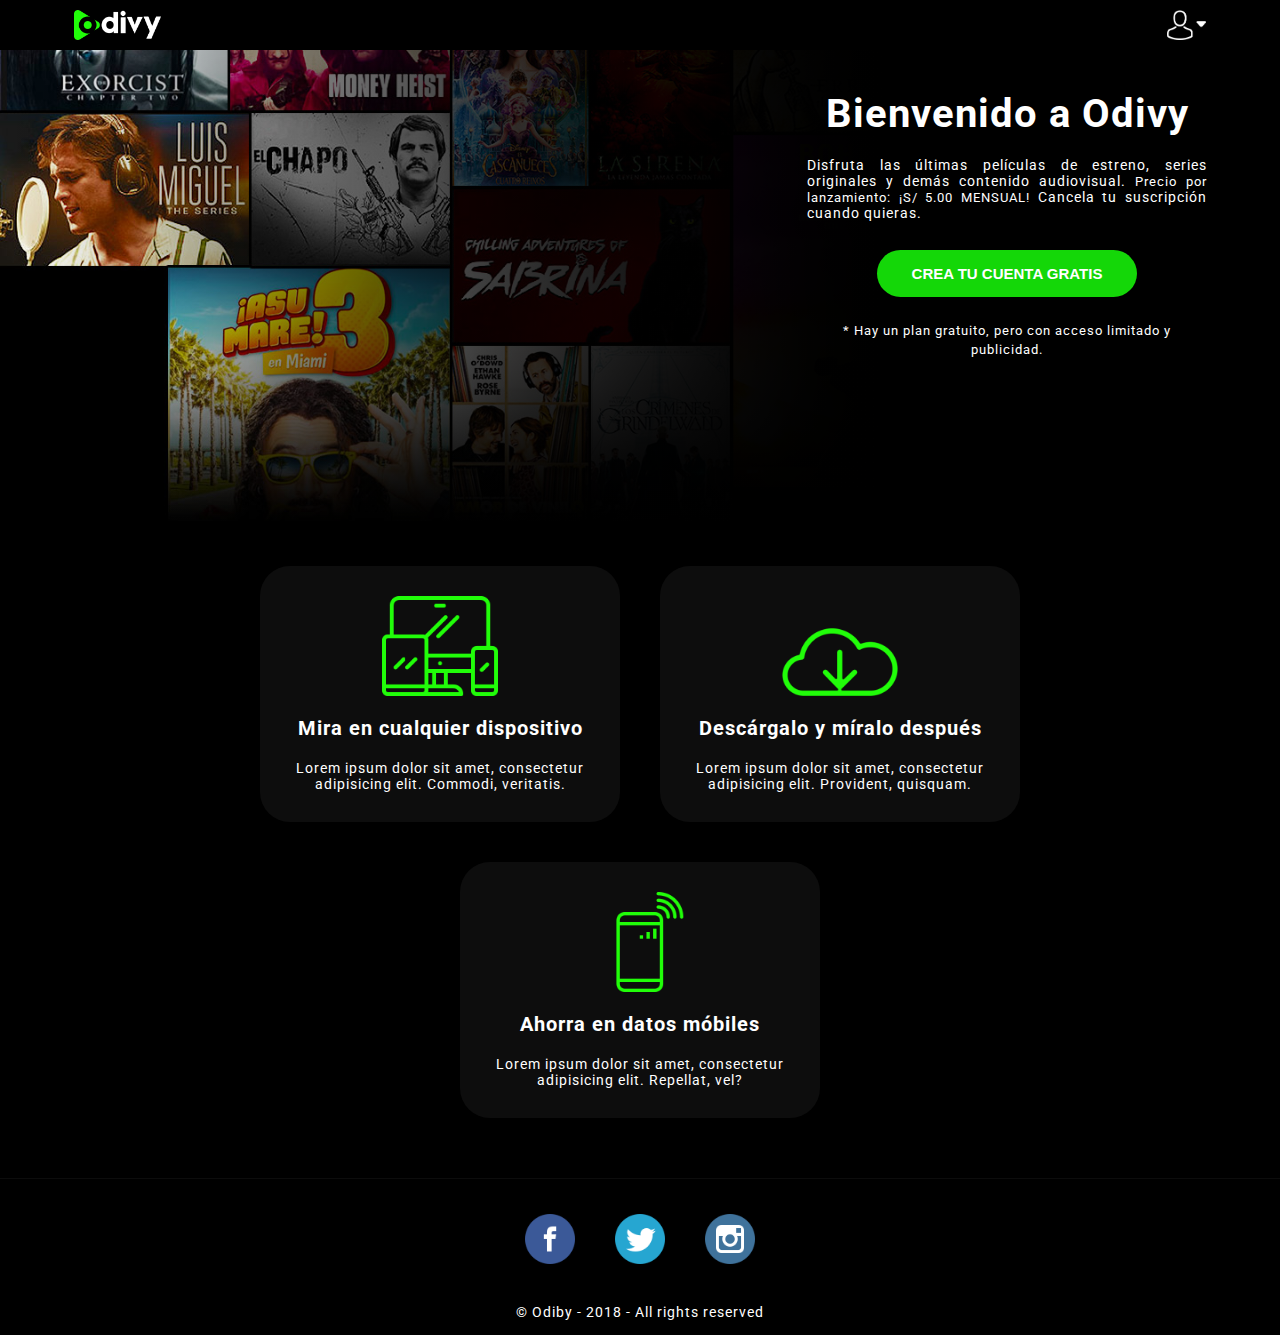
<file: index.html>
<!DOCTYPE html>
<html>
<head>
    <title>Odivy -- Play everything</title>
    <meta name="viewport" content="width=device-width, user-scalable=no, initial-scale=1.0, maximum-scale=1.0, minimum-scale=1.0">
    <meta charset="UTF-8">
    <meta name="description" content="">
    <meta name="keywords" content="">
    <link rel="stylesheet" href="estilos/estilos.css">
</head>
<body>
<header class="header">
 <div class="container">
  <img class="logo" src="imgs/odivy_logo.png" alt="">
  <img class="icon-menu" id="icon-menu" src="imgs/menu_logo.png" alt="">
  <nav class="nav" id="nav">
   <ul class="menu">
   <li class="menu-container"><a class="menu-link" href="">Iniciar sesión</a></li>
    <li class="menu-container"><a class="menu-link" href="crear-cuenta/index.html">Crear cuenta</a></li>
    <li class="menu-container"><a class="menu-link" href="">¿Qué es Odivy?</a></li>
   </ul>
  </nav>
</div>
</header>

<div class="banner">
 <img src="imgs/Title_Center_M.jpg" alt="" class="banner-img">
 <img src="imgs/Title_Full.jpg" alt="" class="banner-img-responsive">
 <div class="background-color"></div>
 <div class="banner-container">
  <div class="banner-subcontainer">
   <div class="banner-element">
  <h2 class="banner-title">Bienvenido a Odivy</h2>
  <p class="banner-text">Disfruta las últimas películas de estreno, series originales y demás contenido audiovisual. <span>Precio por lanzamiento: ¡S/ 5.00 MENSUAL! </span>Cancela tu suscripción cuando quieras. </p>
  
  <button class="btn-banner">CREA TU CUENTA GRATIS</button>
  <br /><br /> <span>* Hay un plan gratuito, pero con acceso limitado y publicidad.</span>
  </div>
  </div>
 </div>
</div>

<main class="main">
 <div class="container">
  <section class="section">
   <article class="article">
    <img src="imgs/art1-devices.png" alt="" class="img-art">
    <h2 class="title-art">Mira en cualquier dispositivo</h2>
    <p class="info-txt">Lorem ipsum dolor sit amet, consectetur adipisicing elit. Commodi, veritatis.</p>
    
   </article>
   <article class="article">
    <img src="imgs/art2-download.png" alt="" class="img-art">
    <h2 class="title-art">Descárgalo y míralo después</h2>
    <p class="info-txt">Lorem ipsum dolor sit amet, consectetur adipisicing elit. Provident, quisquam.</p>
    
   </article>
   <article class="article">
    <img src="imgs/art3-data.png" alt="" class="img-art">
    <h2 class="title-art">Ahorra en datos móbiles</h2>
    <p class="info-txt">Lorem ipsum dolor sit amet, consectetur adipisicing elit. Repellat, vel?</p>
   </article>
   
  </section>
 </div>
</main>

<footer class="footer">
 <div class="footer-social">
  <a href="" class="icon-fb" ><img src="imgs/icon-fb.png" alt=""></a>
  <a href="" class="icon-tw" ><img src="imgs/icon-tw.png" alt=""></a>
  <a href="" class="icon-in" ><img src="imgs/icon-in.png" alt=""></a>
 </div>
 <p class="copy">&copy; Odiby - 2018 - All rights reserved</p>
</footer>

<script src="js/javascript.js"></script>
</body>
</html>
</file>
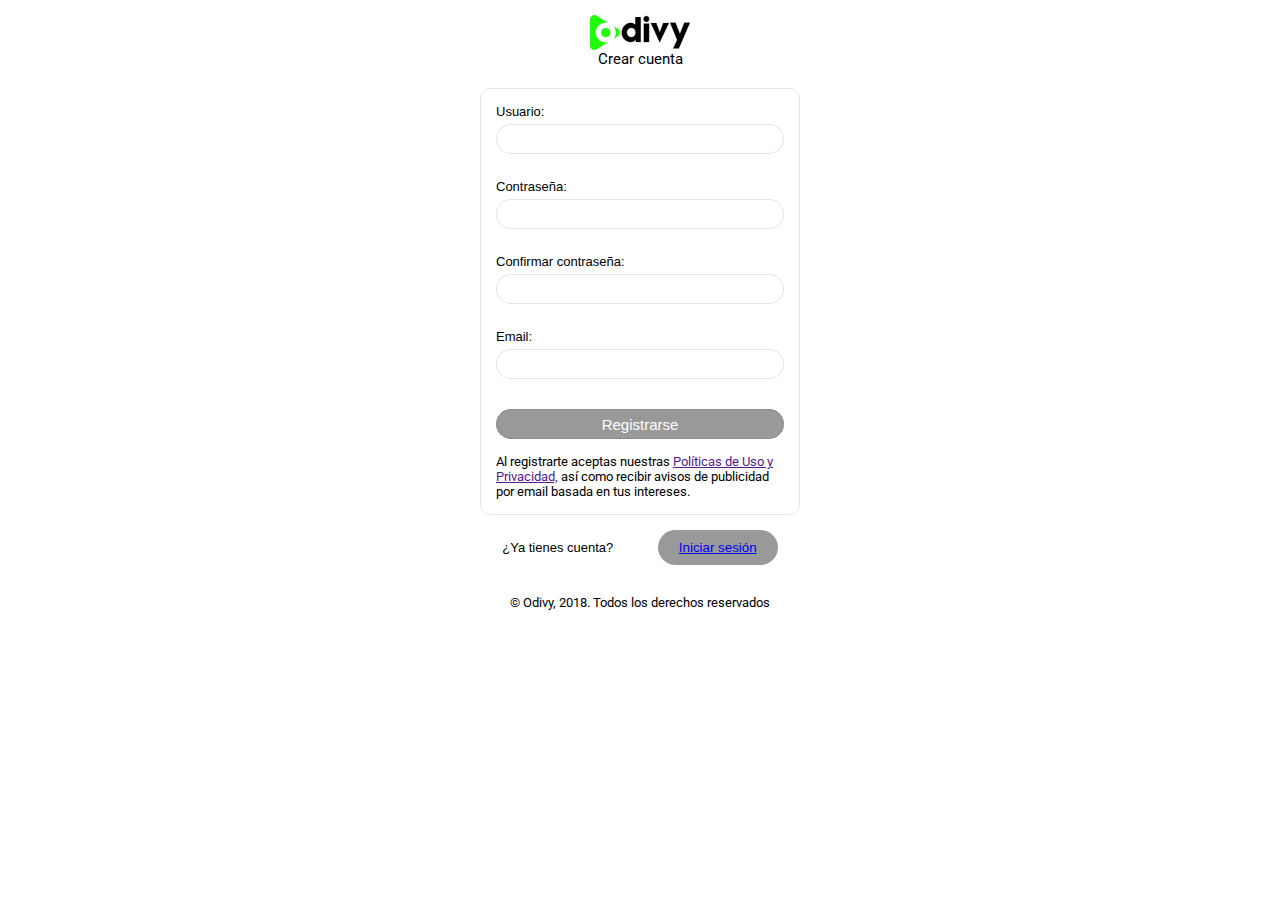
<file: crear-cuenta/index.html>
<!DOCTYPE html>

<html>

<head>

    <title>Odivy -- Play everything</title>

    <meta name="viewport" content="width=device-width, user-scalable=no, initial-scale=1.0, maximum-scale=1.0, minimum-scale=1.0">

    <meta charset="UTF-8">

    <meta name="description" content="">

    <meta name="keywords" content="">

    <link rel="stylesheet" href="estilos/estilos.css">

</head>

<body>

<header class="header">

 <div class="container">

  <img class="logo" src="imgs/odivy_create_logo.png" alt=""> 

  <p>Crear cuenta</p> 

 </div>

</header>



<div class="warning-message" id="warning-message">

<div id="warning-wrapper" class="warning-wrapper" >



 <div class="warning-message-container" id="warning-container">

  

  <div id="pic">

    <img src="imgs/warning.png" alt="">

  

  </div>

  <div id="list-error-container">

    <p style="font-family:'roboto:300', sans-serif; color: red;' ">Ha ocurrido un problema:</p>

    <p id="error-list-1"></p>

  

    

    

  

 </div>

 </div>

 

 </div>

 

</div>

<form action="test.html" name="validateForm" method="post">

<div class="form-container">

<div class="form-group">

 <label for="">Usuario:</label>

 <input type="text" name="user" value="" id="user" class="form-class" autocomplete="off">

 <span id="userSpan" class="warning-form"></span>

</div>



<div class="form-group">

 <label for="">Contraseña:</label>

 <input type="text" name="psw" id="psw" class="form-class" autocomplete="off">

 <span id="pswSpan" class="warning-form"></span>

</div>



<div class="form-group">

 <label for="">Confirmar contraseña:</label>

 <input type="text" name="confirmPsw" id="confirmPsw" class="form-class" autocomplete="off">

 <span id="confirmPswSpan" class="warning-form"></span>

</div>



<div class="form-group">

 <label for="">Email:</label>

 <input type="text" name="email" id="email" class="form-class" autocomplete="off">

 <span id="emailSpan" class="warning-form"></span>

</div>



<div class="form-group">

 <input id="submit" type="submit" name="submit" value="Registrarse" class="form-class btn" onclick="return validate();">

</div>



<div class="form-group">

 <p>Al registrarte aceptas nuestras <a href="">Políticas de Uso y Privacidad,</a> así como recibir avisos de publicidad por email basada en tus intereses. </p>

</div>



 

</div>  

</form>

<div class="sign-in-container">

<div class="sign-in">

 <span>¿Ya tienes cuenta?</span>

 <button><a href="sesion-iniciada/index.html">Iniciar sesión</a></button>

</div>

</div>



<footer class="footer">

 

 <p class="copy">&copy; Odivy, 2018. Todos los derechos reservados</p>

</footer>



<script src="js/javascript.js"></script>

</body>

</html>
</file>
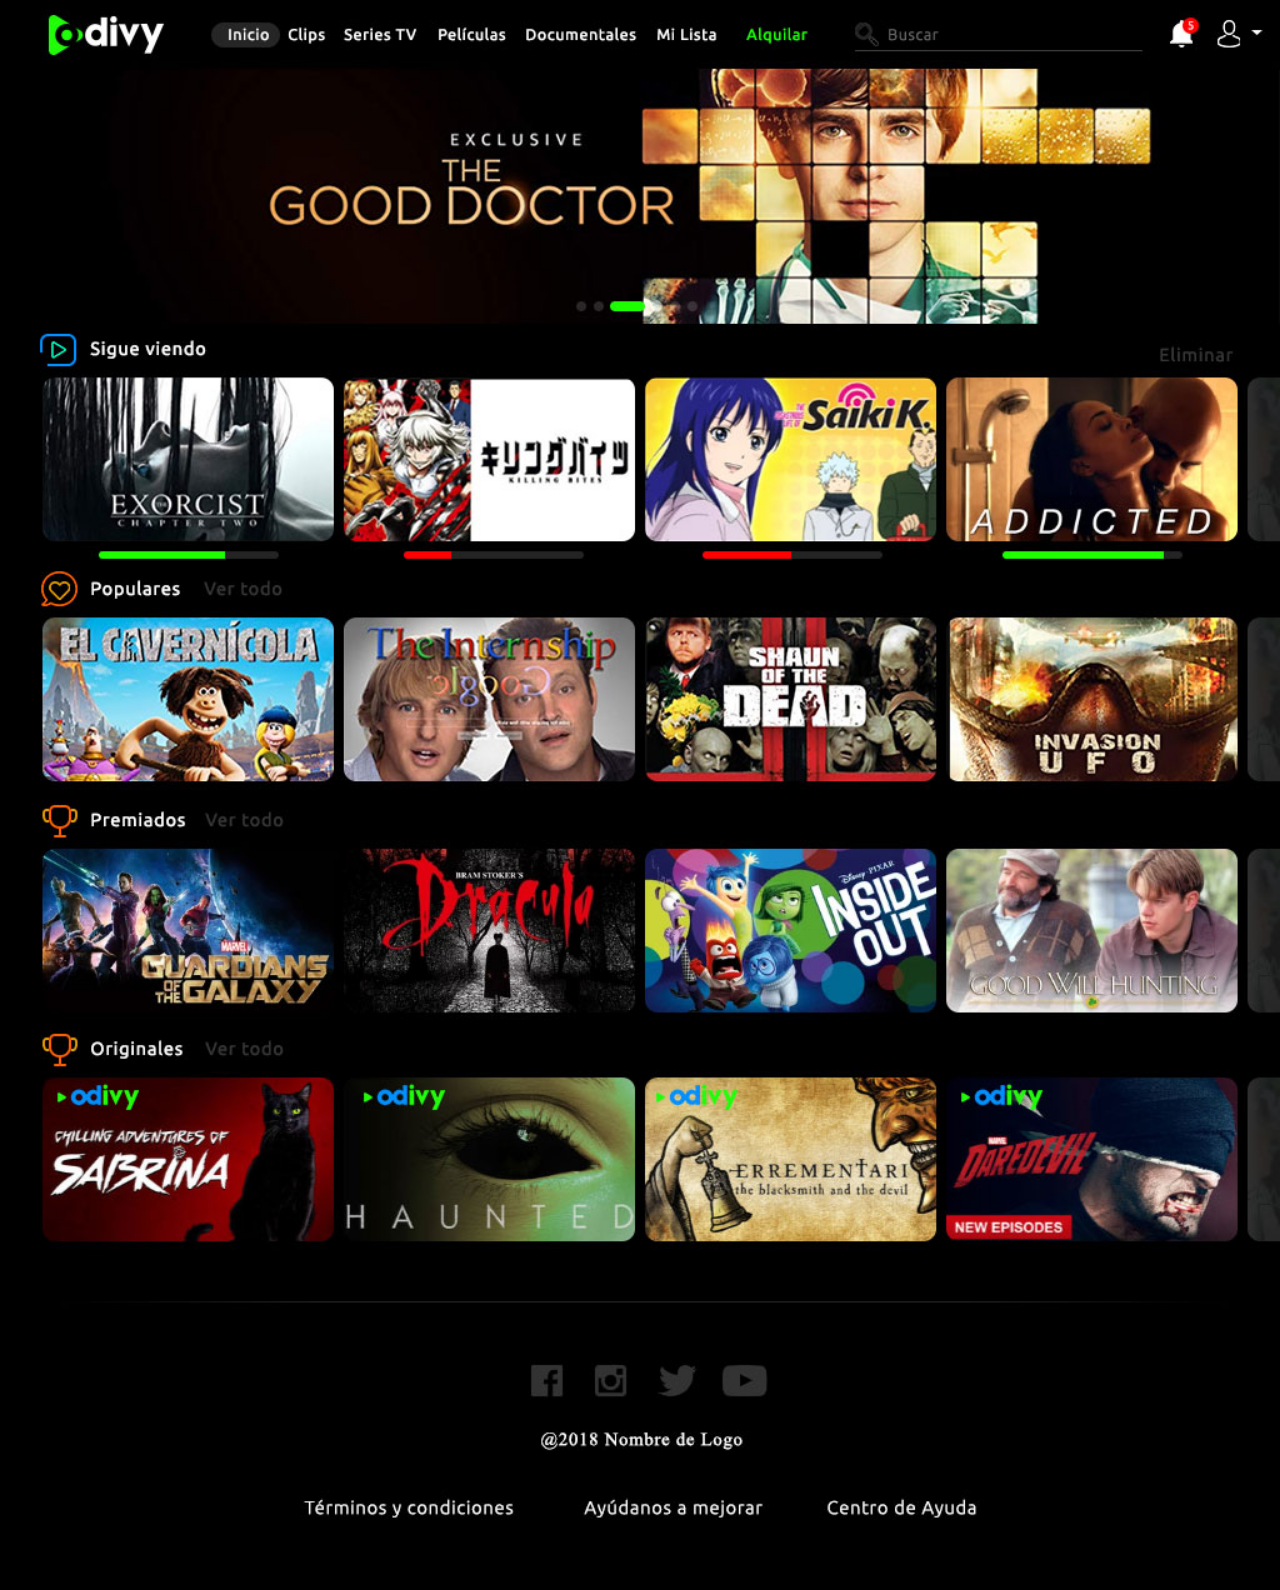
<file: crear-cuenta/sesion-iniciada/index.html>
<!DOCTYPE html>
<html>
<head>
    <title>Odivy -- Play everything</title>
    <meta name="viewport" content="width=device-width, user-scalable=no, initial-scale=1.0, maximum-scale=1.0, minimum-scale=1.0">
    <meta charset="UTF-8">
    <meta name="description" content="">
    <meta name="keywords" content="">
    <link rel="stylesheet" href="estilos/estilos.css">
</head>
<body>
<img src="imgs/logged-in.jpg" alt="">
<script src="js/javascript.js"></script>
</body>
</html>
</file>
<file: estilos/estilos.css>
@import url('https://fonts.googleapis.com/css?family=Roboto:300');
/* Generals */
* {
 box-sizing: border-box;
 padding: 0;
 margin: 0;
}

img {
 display: block;
 max-width: 100%;
}

.container{
 width: 90%;
 margin: auto;
}

body {
  letter-spacing: 1px;
 font-family: 'roboto', sans-serif;
 background: #000;
}

h1, h2, h3 {
 font-weight: bold;
}

p {
  font-size: 14px;
}

/* HEADER */
.header {
 height: 50px;
 background: #000;
 position: fixed;
 width: 100%;
 top:0;
 left:0;
 z-index: 100;
 
}

.header .container {
 display: flex;
 justify-content: space-between;
}

.logo{
 margin: 10px;
 height: 30px;
}

.icon-menu {
 height: 30px;
 margin: 10px;
 cursor: pointer;
}


.nav {
 position: absolute;
 width: 100%;
 top: 50px;
  /* display from left */
 right: -100%;
 transition: all 0.5s;
 
 
}

.menu {
 list-style: none;
 padding: 0;
 margin: 0;
 height: 100vh;
 background-color: rgba(0,0,0,0.97);

}

/**** nav *****/

.menu-container{
 padding: 5px;
}
.menu-link {
 background: #0b0b0b;
 display: block;
 padding: 20px;
 text-decoration: none;
 color: white;
 border-radius: 30px;
}

.menu-link:hover {
 background: #151515;
}


/*---- menu displayed ----*/

.display {
right: 0;
 z-index: 1;
}

/************ BANNER ************/

.banner{
 margin-bottom: 25px;
}

.banner-container{
 width: 90%;
 margin: auto;
 padding: 10px;
 text-align: center;
}

.banner-img-responsive{
 display: none;
}


.banner-title, .banner-text{
 color: #fff;
 padding-bottom: 20px;
}


.banner-text{
 text-align: justify;
 margin-bottom: 5px;

}

.banner-title{
 font-size: 25px;
}

.btn-banner {
  background-color: rgba(23,253,9,0.85);
    border: none;
    color: white;
 font-weight: bold;
    padding: 15px 35px;
    text-decoration: none;
    font-size: 15px;
    margin: 4px 2px;
 border-radius: 30px;
    cursor: pointer;
}

.banner-element span {
 color: white;
 font-size: 13px;
}

/************ MAIN ************/

.main {
 margin-bottom: 40px;
}


.main h2, .main p {
 color: white;
}

.article img {
 height: 100px;
 margin: auto;
 margin-bottom: 20px;
}

.article {
 padding: 30px;
 text-align: center;
 background-color: rgba(255,255,255,0.05);
 border-radius: 30px;
 margin: 20px;
 max-width: 360px;
}

.section {
 display: flex;
 justify-content: center;
 flex-wrap: wrap;
}

.article h2 {
 margin-bottom: 20px;
 font-size: 20px;
}

/*********** Footer **********/


.footer {
 padding: 15px;
 color: white;
 text-align: center;
 border-top: solid #0c0c0c 0.1px;

}

.footer img {
 padding: 10px;
 height: 70px;
 margin: 10px;
}

.footer-social {
 display: flex;
 justify-content: center;
 margin-bottom: 20px;

}


/*********** RESPONSIVE ************/


@media(min-width:700px){

 .banner-title {
  font-size: 40px;
 }
 
 .banner {
  position: relative;
 }
 
 .background-color{
  position: absolute;
 width: 100%;
  color: white;
  top: 0;
  /* gradient */
background: -moz-linear-gradient(left, rgba(0,0,0,0) 0%, rgba(0,0,0,1) 100%, rgba(0,0,0,1) 100%); /* FF3.6-15 */
background: -webkit-linear-gradient(left, rgba(0,0,0,0) 0%,rgba(0,0,0,1) 100%,rgba(0,0,0,1) 100%); /* Chrome10-25,Safari5.1-6 */
background: linear-gradient(to right, rgba(0,0,0,0) 10%,rgba(0,0,0,1) 70%,rgba(0,0,0,1) 100%); /* W3C, IE10+, FF16+, Chrome26+, Opera12+, Safari7+ */
filter: progid:DXImageTransform.Microsoft.gradient( startColorstr='#00000000', endColorstr='#000000',GradientType=1 ); /* IE6-9 */
  height: 100vh;
  z-index: 1;
}
 .banner-subcontainer {
  position: relative;
  width: 90%;
  margin: auto;
 }
 
 .banner-element {
  position: absolute;
  width: 400px;
  right: 0;
 }
 
 .banner-container {
  z-index: 2;
  position: absolute;
  top: 50px;
  padding-top: 40px;
  width:100%;
  height: 100vh;
 
  /* gradient */
background: -moz-linear-gradient(left, rgba(0,0,0,0) 0%, rgba(0,0,0,1) 69%, rgba(0,0,0,1) 100%); /* FF3.6-15 */
background: -webkit-linear-gradient(left, rgba(0,0,0,0) 0%,rgba(0,0,0,1) 69%,rgba(0,0,0,1) 100%); /* Chrome10-25,Safari5.1-6 */
background: linear-gradient(to right, rgba(0,0,0,0) 0%,rgba(0,0,0,1) 69%,rgba(0,0,0,1) 100%); /* W3C, IE10+, FF16+, Chrome26+, Opera12+, Safari7+ */
filter: progid:DXImageTransform.Microsoft.gradient( startColorstr='#00000000', endColorstr='#000000',GradientType=1 ); /* IE6-9 */
 }
 
 .main {
  position: relative;
  z-index: 2;
 }
}

@media (min-width:850px){
   .banner-img{
  display: none;
 }
 .banner-img-responsive{
  display: block;
 }
}

@media (min-width:1360px){
  .header{
  height: 70px;
 }
 .logo{
  height: 40px;
  margin: 15px;
 }
 
 .icon-menu{
  height: 40px;
  margin: 15px;
 }
 
 .banner-element{
  width: 550px;
 }
 
 .banner-container{
  padding-top:100px;
  
 }
 


 .section {
  justify-content: space-around;
 }
 
 .display {
  right: -85%;
 }
 
 .nav {
  width: -50%;
  top: 70px;
 }
}
</file>
<file: crear-cuenta/estilos/estilos.css>
@import url('https://fonts.googleapis.com/css?family=Roboto:300');
/* Generals */
* {
 box-sizing: border-box;
 padding: 0;
 margin: 0;
}

img {
 display: block;
 max-width: 100%;
}

.container{
 width: 90%;
 margin: auto;
}

body {
 font-family: 'roboto', sans-serif;
 background: white;
}

h1, h2, h3 {
 font-weight: bold;
}

p {
  font-size:15px;
}

/* HEADER */
.header {
 width: 50%;
 top:0;
 left:0;
 margin: auto;
 margin-bottom: 20px;
}

.header .container {
 text-align: center;
}

.logo {
 height: 35px;
 margin: auto;
 margin-top: 15px;
}


/*********** Form **********/

form {
 padding:5px;
 font-size: 18px;
 border: solid 1px rgba(0,0,0,0.1);
 border-radius: 10px;
}

form, .warning-wrapper, .sign-in-container {
 width: 320px;
 margin: auto;
}

.form-class {
 border: solid 1px rgba(0,0,0,0.1);
 border-radius: 20px;
 height: 30px;
}

.form-container{
 width: 100%;
 margin: 0;
}

.form-group {
 display: flex;
 flex-direction: column;
 padding: 5px;
 margin:5px;
}

.form-group p{
 font-size: 13px;
}

.form-group label {
 margin-bottom: 5px;
 font-family: 'roboto:300', sans-serif;
 font-size: 13px;
}
.btn{
 margin-top: 5px;
 background-color: rgba(0,0,0,0.4);
 color: white;
 font-size: 15px;

}


/*--- warning message ---*/

.warning-wrapper{
 padding: 20px;
 border:  solid 1px rgba(0,0,0,0.1);
 border-radius: 10px;
}

#warning-message{
 display: none;
}

#error-list-1{
 display: 
}

.warning-message{
  margin-bottom: 25px;

}

.warning-message p {
 font-size: 13px;
 margin-bottom: 5px;
 margin-left: 45px;
}

.warning-message img {
 height: 25px;
 float: left;
 margin: 0px 10px 0px 0px;

}


.warning-form {
 margin: 5px;
 font-size: 12px;
 color: red;
 font-family: 'roboto:300', sans-serif;
}

/*********** Sign in **********/

.sign-in {
 display: flex;
 align-items: center;
 justify-content: space-around;
  font-family: 'roboto:300', sans-serif;
 font-size: 13px;
}

.sign-in button {
 border-radius: 20px;
 border: none;
 background-color: rgba(0,0,0,0.4);
 color: white;
 padding: 10px;
 width: 120px;
}

.sign-in-container{
 margin-top: 15px;
 margin-bottom: 15px;
}

/*********** Footer **********/


.footer {
 padding: 15px;
 text-align: center;
}

.copy{
 font-size: 13px;
}

/*********** RESPONSIVE ************/
</file>
<file: crear-cuenta/sesion-iniciada/estilos/estilos.css>
@import url('https://fonts.googleapis.com/css?family=Roboto:300');
/* Generals */
* {
 box-sizing: border-box;
 padding: 0;
 margin: 0;
}

img {
 display: block;
 width: 100%;
}

.container{
 width: 90%;
 margin: auto;
}

body {
 font-family: 'roboto', sans-serif;
 background: white;
}

h1, h2, h3 {
 font-weight: bold;
}

p {
  font-size:15px;
}

/* HEADER */
.header {
 width: 50%;
 top:0;
 left:0;
 margin: auto;
 margin-bottom: 20px;
}

.header .container {
 text-align: center;
}

.logo {
 height: 35px;
 margin: auto;
 margin-top: 15px;
}


/*********** Form **********/

form {
 padding:5px;
 font-size: 18px;
 border: solid 1px rgba(0,0,0,0.1);
 border-radius: 10px;
}

form, .warning-wrapper, .sign-in-container {
 width: 320px;
 margin: auto;
}

.form-class {
 border: solid 1px rgba(0,0,0,0.1);
 border-radius: 20px;
 height: 30px;
}

.form-container{
 width: 100%;
 margin: 0;
}

.form-group {
 display: flex;
 flex-direction: column;
 padding: 5px;
 margin:5px;
}

.form-group p{
 font-size: 13px;
}

.form-group label {
 margin-bottom: 5px;
 font-family: 'roboto:300', sans-serif;
 font-size: 13px;
}
.btn{
 margin-top: 5px;
 background-color: rgba(0,0,0,0.4);
 color: white;
 font-size: 15px;

}


/*--- warning message ---*/

.warning-wrapper{
 padding: 20px;
 border:  solid 1px rgba(0,0,0,0.1);
 border-radius: 10px;
}

#warning-message{
 display: none;
}

#error-list-1{
 display: 
}

.warning-message{
  margin-bottom: 25px;

}

.warning-message p {
 font-size: 13px;
 margin-bottom: 5px;
 margin-left: 45px;
}

.warning-message img {
 height: 25px;
 float: left;
 margin: 0px 10px 0px 0px;

}


.warning-form {
 margin: 5px;
 font-size: 12px;
 color: red;
 font-family: 'roboto:300', sans-serif;
}

/*********** Sign in **********/

.sign-in {
 display: flex;
 align-items: center;
 justify-content: space-around;
  font-family: 'roboto:300', sans-serif;
 font-size: 13px;
}

.sign-in button {
 border-radius: 20px;
 border: none;
 background-color: rgba(0,0,0,0.4);
 color: white;
 padding: 10px;
 width: 120px;
}

.sign-in a {
 text-decoration: none;
 color: white;
}

.sign-in-container{
 margin-top: 15px;
 margin-bottom: 15px;
}

/*********** Footer **********/


.footer {
 padding: 15px;
 text-align: center;
}

.copy{
 font-size: 13px;
}

/*********** RESPONSIVE ************/
</file>
